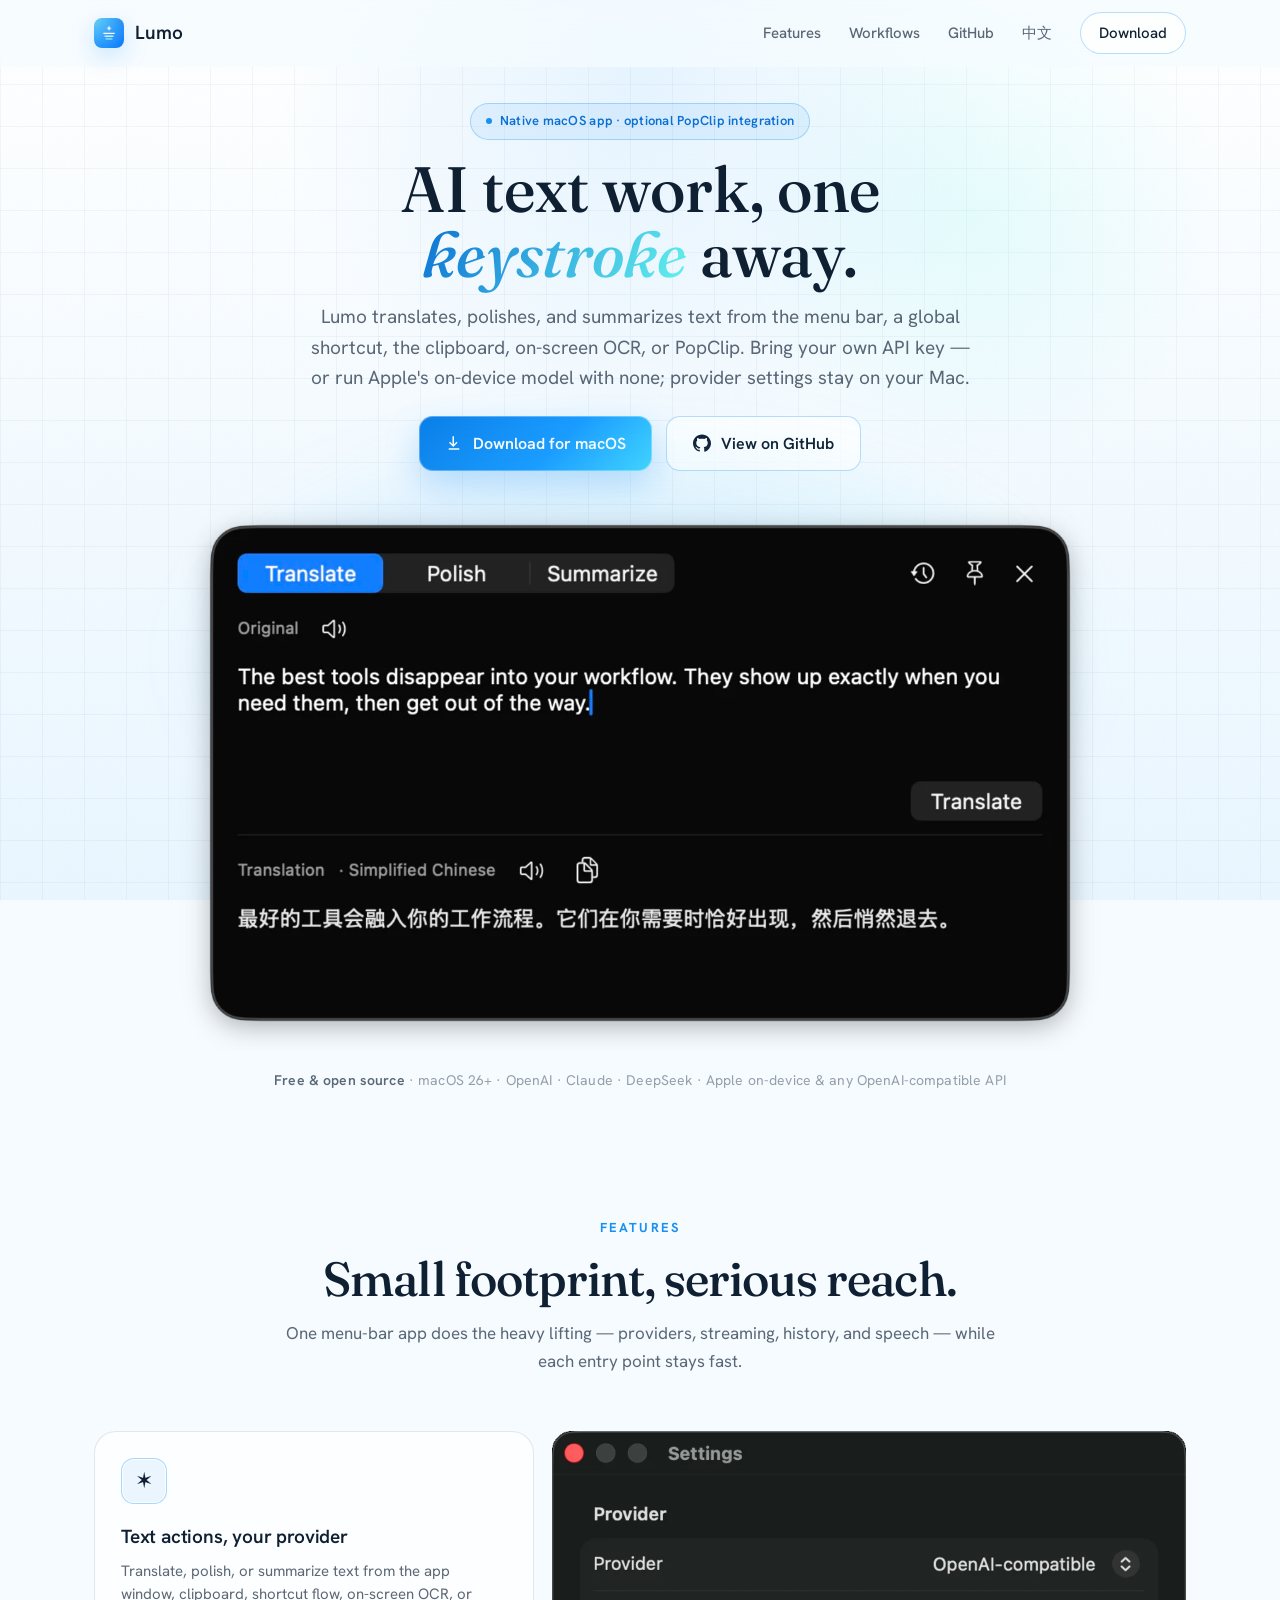
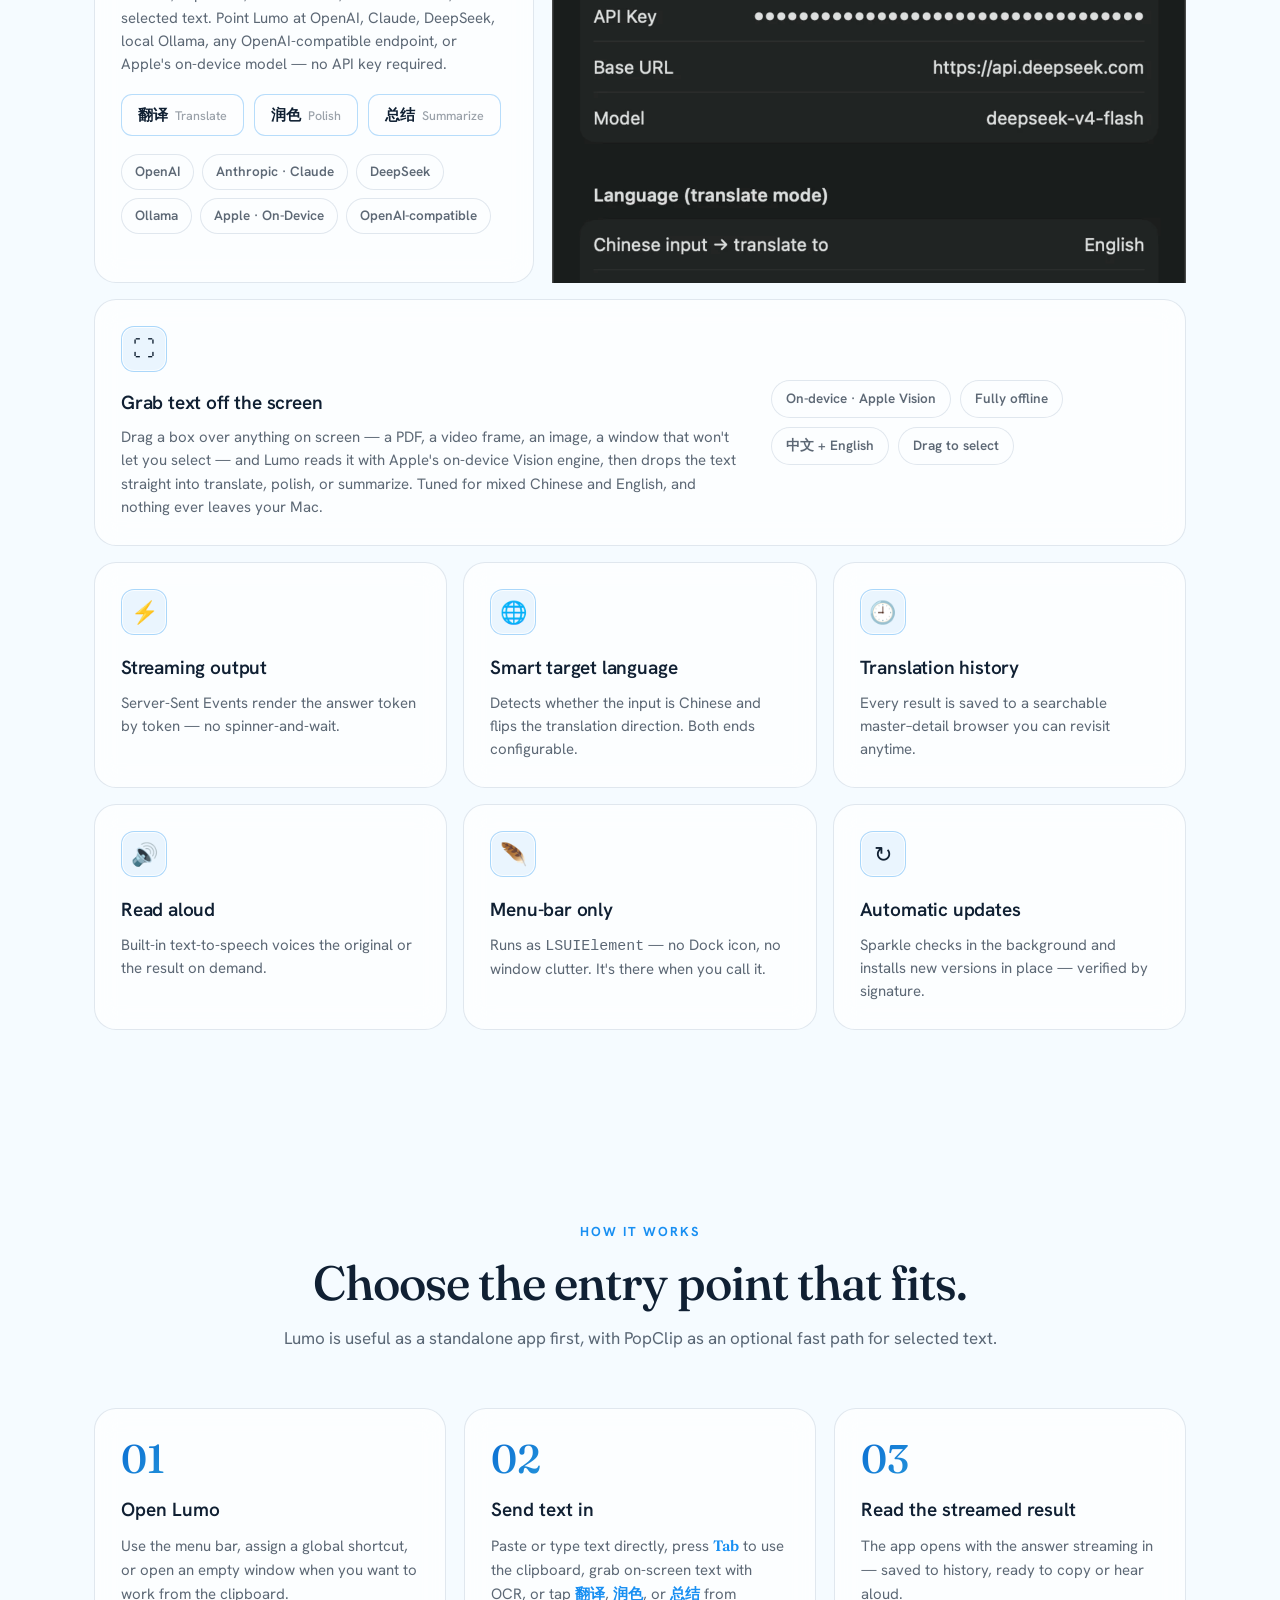
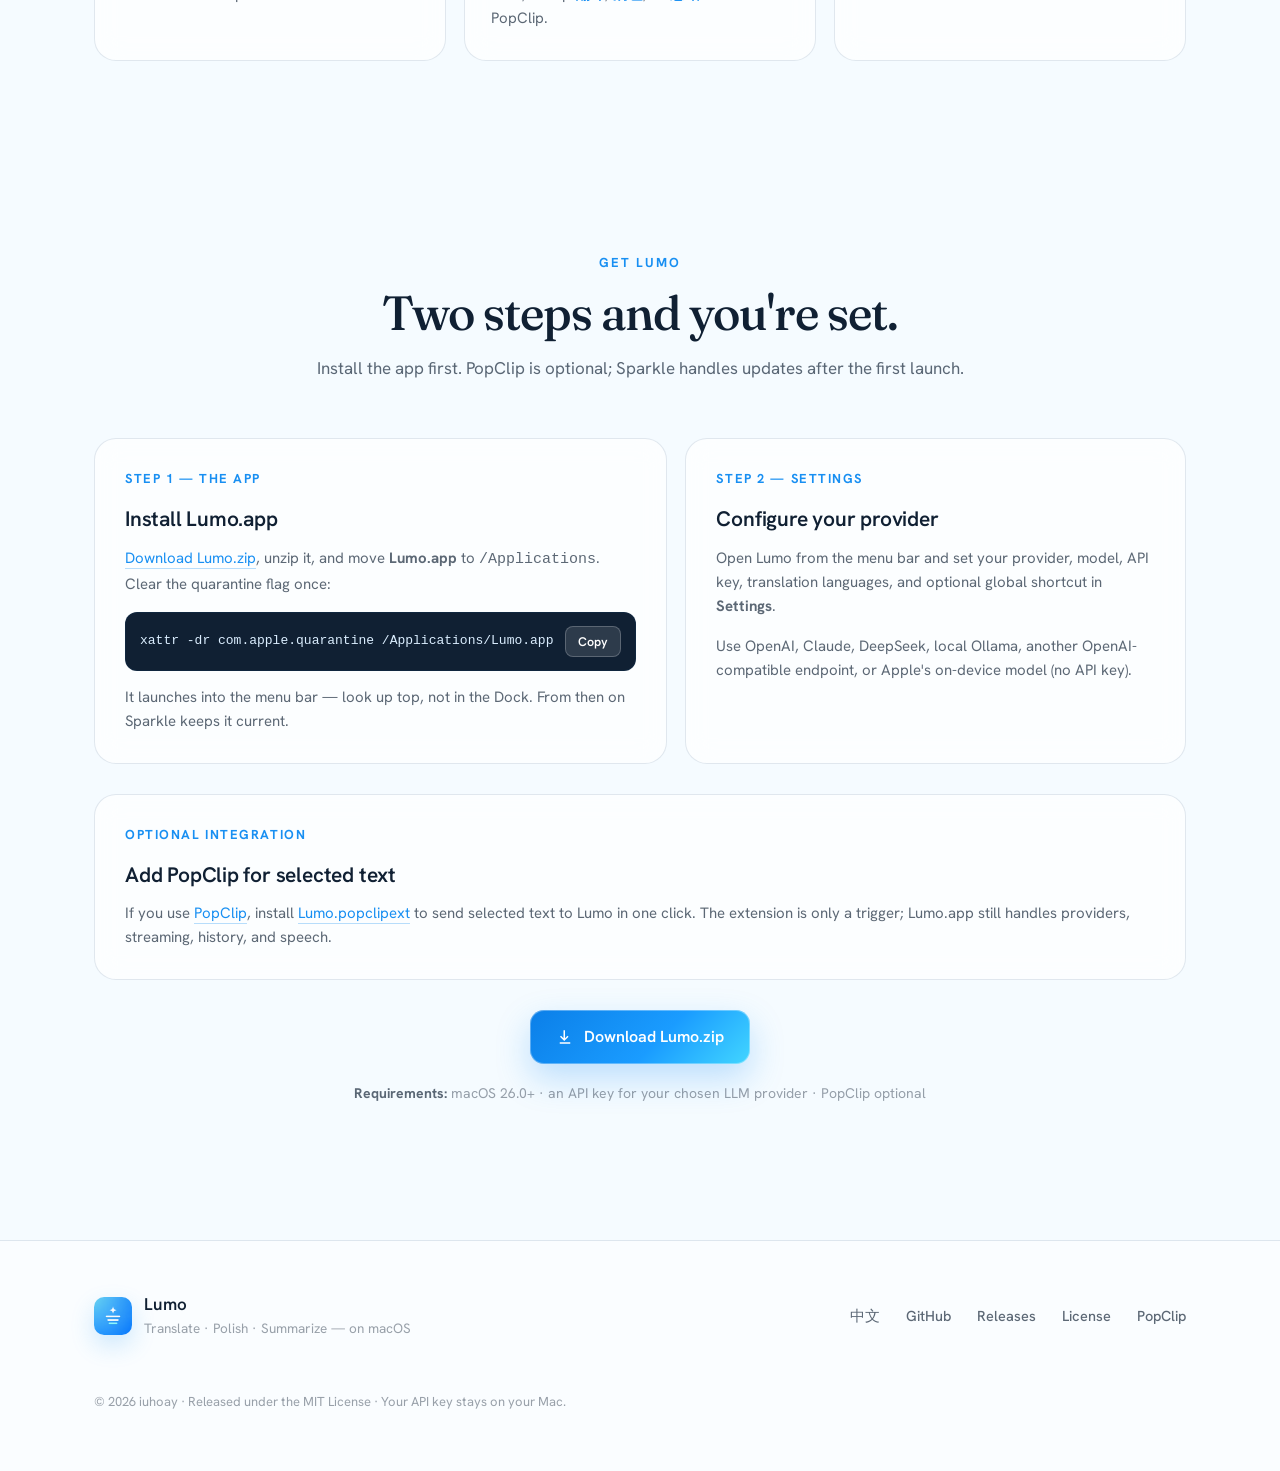
<file: docs/index.html>
<!DOCTYPE html>
<html lang="en">
<head>
  <meta charset="UTF-8" />
  <meta name="viewport" content="width=device-width, initial-scale=1.0" />
  <title>Lumo — Translate, polish & summarize any text on macOS</title>
  <meta name="description" content="Lumo is a native macOS text assistant for translating, polishing, and summarizing text from the menu bar, a global shortcut, the clipboard, on-screen OCR, or PopClip. Bring your own API key — or run Apple's on-device model with none. Free & open source." />

  <!-- Social preview -->
  <meta property="og:type" content="website" />
  <meta property="og:url" content="https://iuhoay.dev/lumo/" />
  <meta property="og:locale" content="en_US" />
  <meta property="og:locale:alternate" content="zh_CN" />
  <meta property="og:title" content="Lumo — Translate, polish & summarize any text on macOS" />
  <meta property="og:description" content="Translate, polish, and summarize text from anywhere on macOS. Use the menu bar, a global shortcut, clipboard input, on-screen OCR, or PopClip. Bring your own API key — or run Apple's on-device model with none." />
  <meta property="og:image" content="assets/banner.png" />
  <meta name="twitter:card" content="summary_large_image" />

  <link rel="icon" type="image/png" href="assets/icon.png" />
  <link rel="apple-touch-icon" href="assets/app-icon.png" />

  <!-- Canonical + language alternates -->
  <link rel="canonical" href="https://iuhoay.dev/lumo/" />
  <link rel="alternate" hreflang="en" href="https://iuhoay.dev/lumo/" />
  <link rel="alternate" hreflang="zh-Hans" href="https://iuhoay.dev/lumo/zh/" />
  <link rel="alternate" hreflang="x-default" href="https://iuhoay.dev/lumo/" />

  <!-- Fonts: Fraunces (luminous editorial serif, display) + Hanken Grotesk (body) -->
  <link rel="preconnect" href="https://fonts.googleapis.com" />
  <link rel="preconnect" href="https://fonts.gstatic.com" crossorigin />
  <link href="https://fonts.googleapis.com/css2?family=Fraunces:ital,opsz,wght@0,9..144,400;0,9..144,500;0,9..144,600;1,9..144,500&family=Hanken+Grotesk:wght@400;500;600;700&display=swap" rel="stylesheet" />

  <link rel="stylesheet" href="styles.css" />
</head>
<body>
  <div class="atmosphere"></div>
  <div class="grain"></div>

  <!-- NAV -->
  <header class="nav" id="nav">
    <div class="wrap nav-inner">
      <a class="brand" href="#top" style="text-decoration:none;color:inherit">
        <img src="assets/app-icon.png" alt="Lumo icon" />
        <span>Lumo</span>
      </a>
      <nav class="nav-links">
        <a href="#features">Features</a>
        <a href="#how">Workflows</a>
        <a href="https://github.com/iuhoay/lumo" target="_blank" rel="noopener">GitHub</a>
        <a href="zh/" hreflang="zh-Hans">中文</a>
        <a class="ghost-pill" href="#download">Download</a>
      </nav>
    </div>
  </header>

  <a id="top"></a>

  <!-- HERO -->
  <section class="hero wrap">
    <div class="pop p1"><span class="eyebrow"><span class="dot"></span> Native macOS app · optional PopClip integration</span></div>
    <h1 class="pop p2">AI text work, one <em>keystroke</em> away.</h1>
    <p class="lead pop p3">
      Lumo translates, polishes, and summarizes text from the menu bar, a global shortcut,
      the clipboard, on-screen OCR, or PopClip. Bring your own API key — or run Apple's
      on-device model with none; provider settings stay on your Mac.
    </p>
    <div class="cta-row pop p4">
      <a class="btn btn-primary" href="https://github.com/iuhoay/lumo/releases/latest/download/Lumo.zip">
        <svg viewBox="0 0 24 24" fill="currentColor"><path d="M12 3v10.6l3.3-3.3 1.4 1.4-5.7 5.7-5.7-5.7 1.4-1.4 3.3 3.3V3h2zM5 19h14v2H5z"/></svg>
        Download for macOS
      </a>
      <a class="btn btn-ghost" href="https://github.com/iuhoay/lumo" target="_blank" rel="noopener">
        <svg viewBox="0 0 24 24" fill="currentColor"><path d="M12 .5C5.37.5 0 5.78 0 12.29c0 5.21 3.44 9.63 8.21 11.19.6.11.82-.26.82-.57v-2c-3.34.72-4.04-1.59-4.04-1.59-.55-1.36-1.34-1.72-1.34-1.72-1.09-.73.08-.72.08-.72 1.2.08 1.84 1.22 1.84 1.22 1.07 1.8 2.81 1.28 3.5.98.1-.76.42-1.28.76-1.58-2.67-.3-5.47-1.31-5.47-5.83 0-1.29.47-2.34 1.24-3.16-.13-.3-.54-1.5.11-3.12 0 0 1.01-.32 3.3 1.21.96-.26 1.98-.39 3-.4 1.02.01 2.04.14 3 .4 2.29-1.53 3.3-1.21 3.3-1.21.65 1.62.24 2.82.12 3.12.77.82 1.23 1.87 1.23 3.16 0 4.53-2.81 5.53-5.49 5.82.43.37.81 1.1.81 2.22v3.29c0 .31.22.69.83.57C20.57 21.92 24 17.5 24 12.29 24 5.78 18.63.5 12 .5z"/></svg>
        View on GitHub
      </a>
    </div>
    <div class="screenshot-stage pop p5">
      <div class="screenshot-glow"></div>
      <div class="screenshot-frame">
        <img src="assets/app-window.webp" alt="Lumo translating a short English paragraph into Simplified Chinese in the native macOS app window" loading="eager" />
      </div>
    </div>
    <p class="meta pop p6"><b>Free &amp; open source</b> · macOS 26+ · OpenAI · Claude · DeepSeek · Apple on-device &amp; any OpenAI-compatible API</p>
  </section>

  <!-- FEATURES -->
  <section id="features">
    <div class="wrap">
      <div class="sec-head reveal">
        <div class="kicker">Features</div>
        <h2>Small footprint, serious reach.</h2>
        <p>One menu-bar app does the heavy lifting — providers, streaming, history, and speech — while each entry point stays fast.</p>
      </div>

      <div class="workflow-panel">
        <div class="card reveal">
          <div class="ic">✶</div>
          <h3>Text actions, your provider</h3>
          <p>Translate, polish, or summarize text from the app window, clipboard, shortcut flow, on-screen OCR, or selected text. Point Lumo at OpenAI, Claude, DeepSeek, local Ollama, any OpenAI-compatible endpoint, or Apple's on-device model — no API key required.</p>
          <div class="glyphs">
            <span>翻译<small>Translate</small></span>
            <span>润色<small>Polish</small></span>
            <span>总结<small>Summarize</small></span>
          </div>
          <div class="providers">
            <span>OpenAI</span><span>Anthropic · Claude</span><span>DeepSeek</span><span>Ollama</span><span>Apple · On-Device</span><span>OpenAI-compatible</span>
          </div>
        </div>
        <div class="settings-showcase reveal d1">
          <img src="assets/settings.webp" alt="Lumo settings showing OpenAI-compatible provider, masked API key, DeepSeek base URL, model, and translation language options" loading="lazy" />
        </div>
      </div>

      <div class="bento">

        <div class="card feat-ocr reveal">
          <div class="ocr-copy">
            <div class="ic">⛶</div>
            <h3>Grab text off the screen</h3>
            <p>Drag a box over anything on screen — a PDF, a video frame, an image, a window that won't let you select — and Lumo reads it with Apple's on-device Vision engine, then drops the text straight into translate, polish, or summarize. Tuned for mixed Chinese and English, and nothing ever leaves your Mac.</p>
          </div>
          <div class="ocr-tags">
            <span>On-device · Apple Vision</span>
            <span>Fully offline</span>
            <span>中文 + English</span>
            <span>Drag to select</span>
          </div>
        </div>

        <div class="card wide-2 reveal">
          <div class="ic">⚡</div>
          <h3>Streaming output</h3>
          <p>Server-Sent Events render the answer token by token — no spinner-and-wait.</p>
        </div>
        <div class="card wide-2 reveal d1">
          <div class="ic">🌐</div>
          <h3>Smart target language</h3>
          <p>Detects whether the input is Chinese and flips the translation direction. Both ends configurable.</p>
        </div>
        <div class="card wide-2 reveal d2">
          <div class="ic">🕘</div>
          <h3>Translation history</h3>
          <p>Every result is saved to a searchable master–detail browser you can revisit anytime.</p>
        </div>

        <div class="card wide-2 reveal">
          <div class="ic">🔊</div>
          <h3>Read aloud</h3>
          <p>Built-in text-to-speech voices the original or the result on demand.</p>
        </div>
        <div class="card wide-2 reveal d1">
          <div class="ic">🪶</div>
          <h3>Menu-bar only</h3>
          <p>Runs as <code>LSUIElement</code> — no Dock icon, no window clutter. It's there when you call it.</p>
        </div>
        <div class="card wide-2 reveal d2">
          <div class="ic">↻</div>
          <h3>Automatic updates</h3>
          <p>Sparkle checks in the background and installs new versions in place — verified by signature.</p>
        </div>
      </div>
    </div>
  </section>

  <!-- HOW IT WORKS -->
  <section id="how">
    <div class="wrap">
      <div class="sec-head reveal">
        <div class="kicker">How it works</div>
        <h2>Choose the entry point that fits.</h2>
        <p>Lumo is useful as a standalone app first, with PopClip as an optional fast path for selected text.</p>
      </div>
      <div class="steps">
        <div class="step reveal">
          <div class="n">01</div>
          <h3>Open Lumo</h3>
          <p>Use the menu bar, assign a global shortcut, or open an empty window when you want to work from the clipboard.</p>
        </div>
        <div class="step reveal d1">
          <div class="n">02</div>
          <h3>Send text in</h3>
          <p>Paste or type text directly, press <span class="cn">Tab</span> to use the clipboard, grab on-screen text with OCR, or tap <span class="cn">翻译</span>, <span class="cn">润色</span>, or <span class="cn">总结</span> from PopClip.</p>
        </div>
        <div class="step reveal d2">
          <div class="n">03</div>
          <h3>Read the streamed result</h3>
          <p>The app opens with the answer streaming in — saved to history, ready to copy or hear aloud.</p>
        </div>
      </div>
    </div>
  </section>

  <!-- DOWNLOAD -->
  <section id="download">
    <div class="wrap">
      <div class="sec-head reveal">
        <div class="kicker">Get Lumo</div>
        <h2>Two steps and you're set.</h2>
        <p>Install the app first. PopClip is optional; Sparkle handles updates after the first launch.</p>
      </div>

      <div class="install-grid">
        <div class="install-card reveal">
          <div class="tag">Step 1 — The app</div>
          <h3>Install Lumo.app</h3>
          <p><a class="inline" href="https://github.com/iuhoay/lumo/releases/latest/download/Lumo.zip">Download Lumo.zip</a>, unzip it, and move <b>Lumo.app</b> to <code>/Applications</code>. Clear the quarantine flag once:</p>
          <div class="term">
            <code id="xattr-cmd">xattr -dr com.apple.quarantine /Applications/Lumo.app</code>
            <button id="copyBtn" type="button">Copy</button>
          </div>
          <p>It launches into the menu bar — look up top, not in the Dock. From then on Sparkle keeps it current.</p>
        </div>

        <div class="install-card reveal d1">
          <div class="tag">Step 2 — Settings</div>
          <h3>Configure your provider</h3>
          <p>Open Lumo from the menu bar and set your provider, model, API key, translation languages, and optional global shortcut in <b>Settings</b>.</p>
          <p>Use OpenAI, Claude, DeepSeek, local Ollama, another OpenAI-compatible endpoint, or Apple's on-device model (no API key).</p>
        </div>
      </div>

      <div class="install-card reveal d2">
        <div class="tag">Optional integration</div>
        <h3>Add PopClip for selected text</h3>
        <p>If you use <a class="inline" href="https://pilotmoon.com/popclip/" target="_blank" rel="noopener">PopClip</a>, install <a class="inline" href="https://github.com/iuhoay/lumo/tree/main/Lumo.popclipext" target="_blank" rel="noopener">Lumo.popclipext</a> to send selected text to Lumo in one click. The extension is only a trigger; Lumo.app still handles providers, streaming, history, and speech.</p>
      </div>

      <div class="dl-final reveal d2">
        <a class="btn btn-primary" href="https://github.com/iuhoay/lumo/releases/latest/download/Lumo.zip">
          <svg viewBox="0 0 24 24" fill="currentColor"><path d="M12 3v10.6l3.3-3.3 1.4 1.4-5.7 5.7-5.7-5.7 1.4-1.4 3.3 3.3V3h2zM5 19h14v2H5z"/></svg>
          Download Lumo.zip
        </a>
        <p class="req"><b>Requirements:</b> macOS 26.0+ · an API key for your chosen LLM provider · PopClip optional</p>
      </div>
    </div>
  </section>

  <!-- FOOTER -->
  <footer>
    <div class="wrap foot-inner">
      <div class="foot-brand">
        <img src="assets/app-icon.png" alt="Lumo icon" />
        <div>
          <div class="t">Lumo</div>
          <div class="s">Translate · Polish · Summarize — on macOS</div>
        </div>
      </div>
      <nav class="foot-links">
        <a href="zh/" hreflang="zh-Hans">中文</a>
        <a href="https://github.com/iuhoay/lumo" target="_blank" rel="noopener">GitHub</a>
        <a href="https://github.com/iuhoay/lumo/releases" target="_blank" rel="noopener">Releases</a>
        <a href="https://github.com/iuhoay/lumo/blob/main/LICENSE" target="_blank" rel="noopener">License</a>
        <a href="https://pilotmoon.com/popclip/" target="_blank" rel="noopener">PopClip</a>
      </nav>
      <div class="copyright">© <span id="year">2026</span> iuhoay · Released under the MIT License · Your API key stays on your Mac.</div>
    </div>
  </footer>

  <script>
    // Nav border on scroll
    const nav = document.getElementById('nav');
    const onScroll = () => nav.classList.toggle('scrolled', window.scrollY > 12);
    onScroll();
    window.addEventListener('scroll', onScroll, { passive: true });

    // Scroll reveal
    const io = new IntersectionObserver((entries) => {
      entries.forEach((e) => { if (e.isIntersecting) { e.target.classList.add('in'); io.unobserve(e.target); } });
    }, { threshold: 0.14 });
    document.querySelectorAll('.reveal').forEach((el) => io.observe(el));

    // Pointer-tracking spotlight on feature cards
    document.querySelectorAll('.card').forEach((card) => {
      card.addEventListener('pointermove', (ev) => {
        const r = card.getBoundingClientRect();
        card.style.setProperty('--mx', (ev.clientX - r.left) + 'px');
        card.style.setProperty('--my', (ev.clientY - r.top) + 'px');
      });
    });

    // Copy the quarantine command
    const copyBtn = document.getElementById('copyBtn');
    copyBtn.addEventListener('click', async () => {
      try {
        await navigator.clipboard.writeText(document.getElementById('xattr-cmd').textContent.trim());
        copyBtn.textContent = 'Copied ✓';
        setTimeout(() => (copyBtn.textContent = 'Copy'), 1600);
      } catch (_) { copyBtn.textContent = 'Press ⌘C'; }
    });

    // Year (Date is fine in the browser at view time)
    document.getElementById('year').textContent = new Date().getFullYear();
  </script>
</body>
</html>
</file>
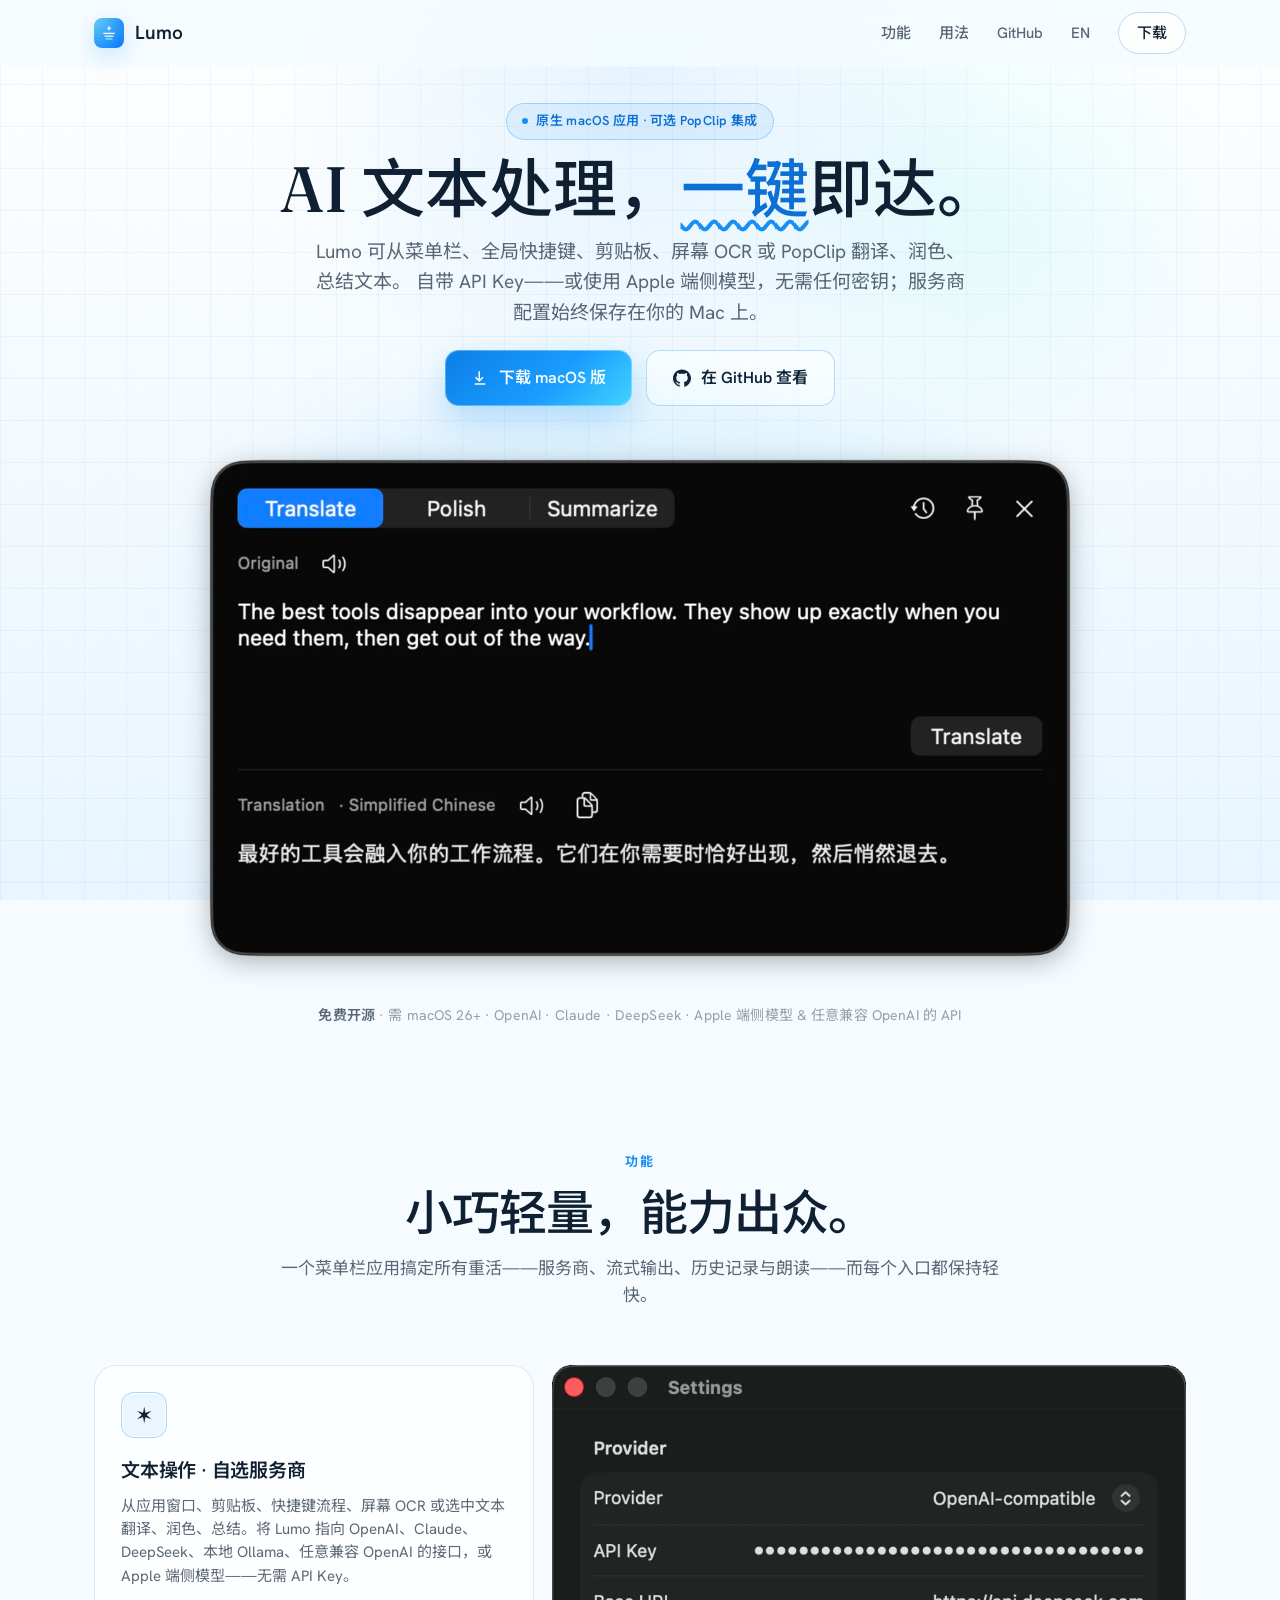
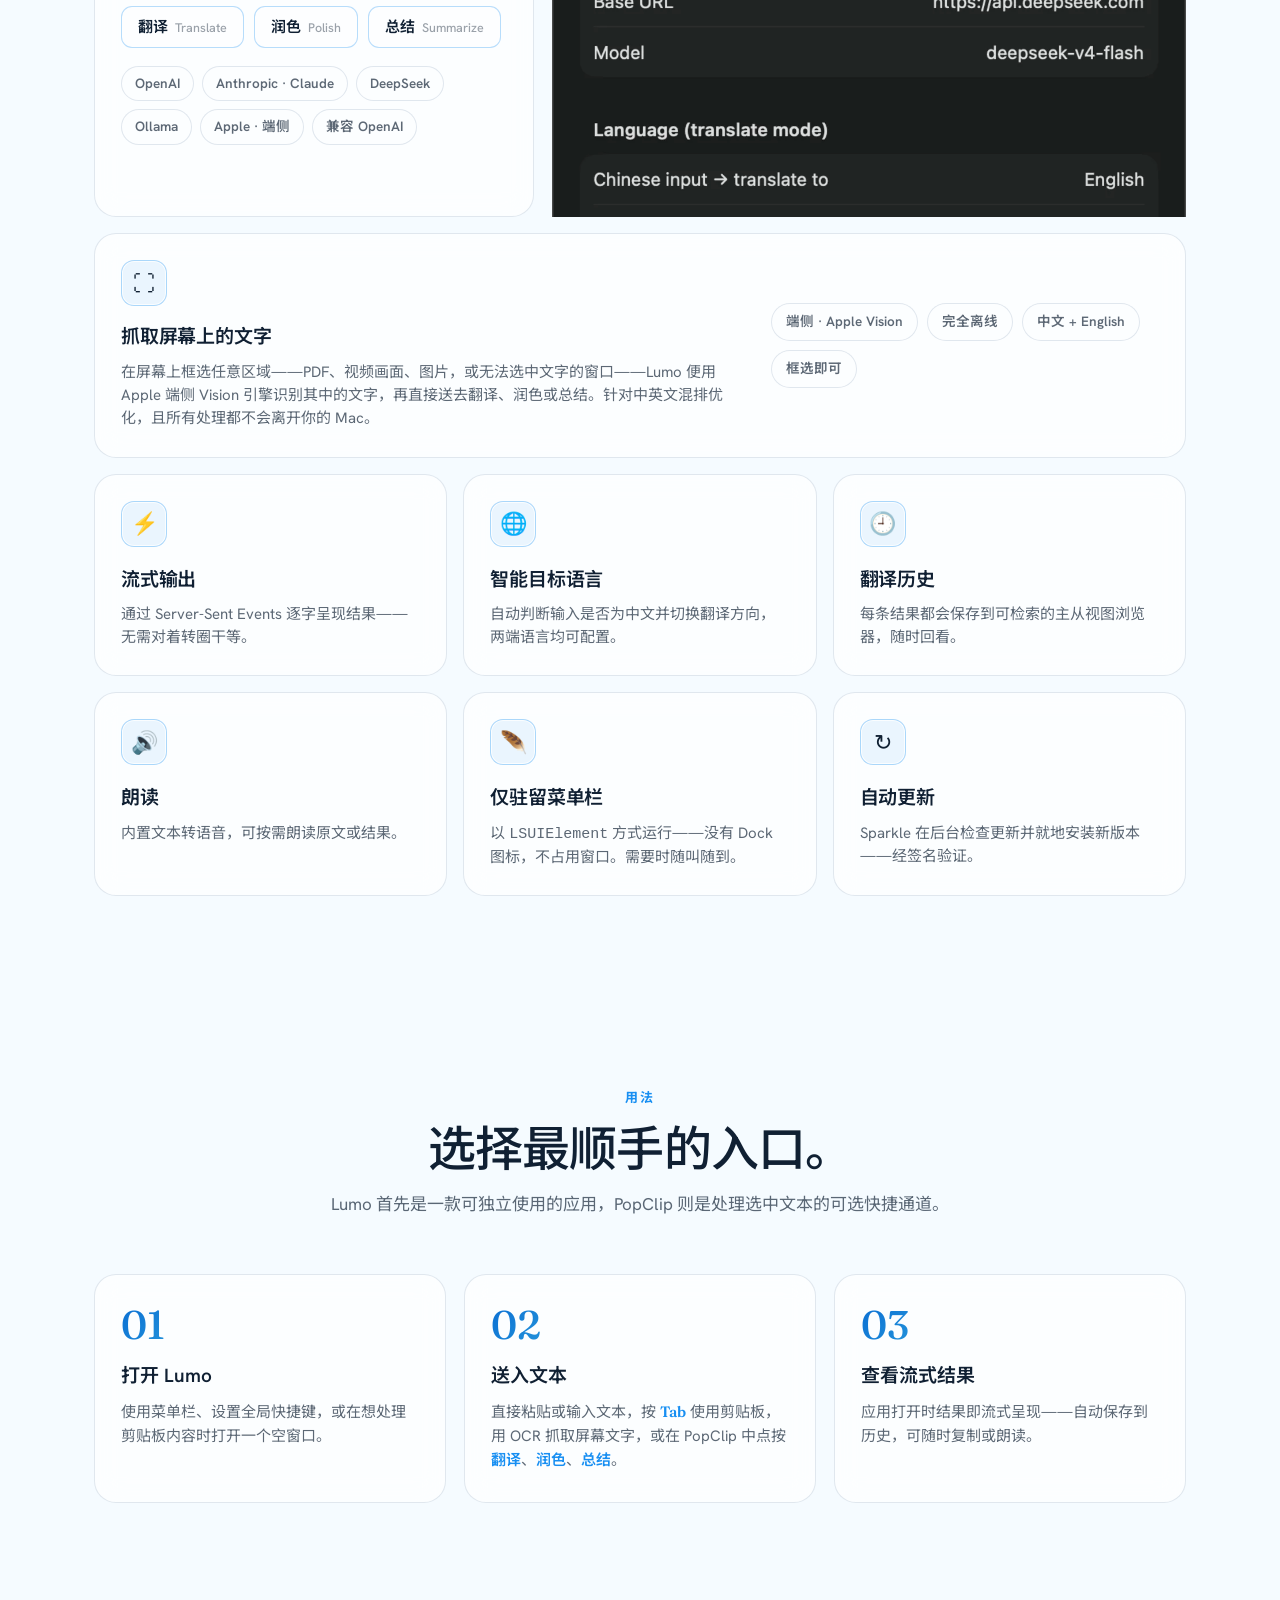
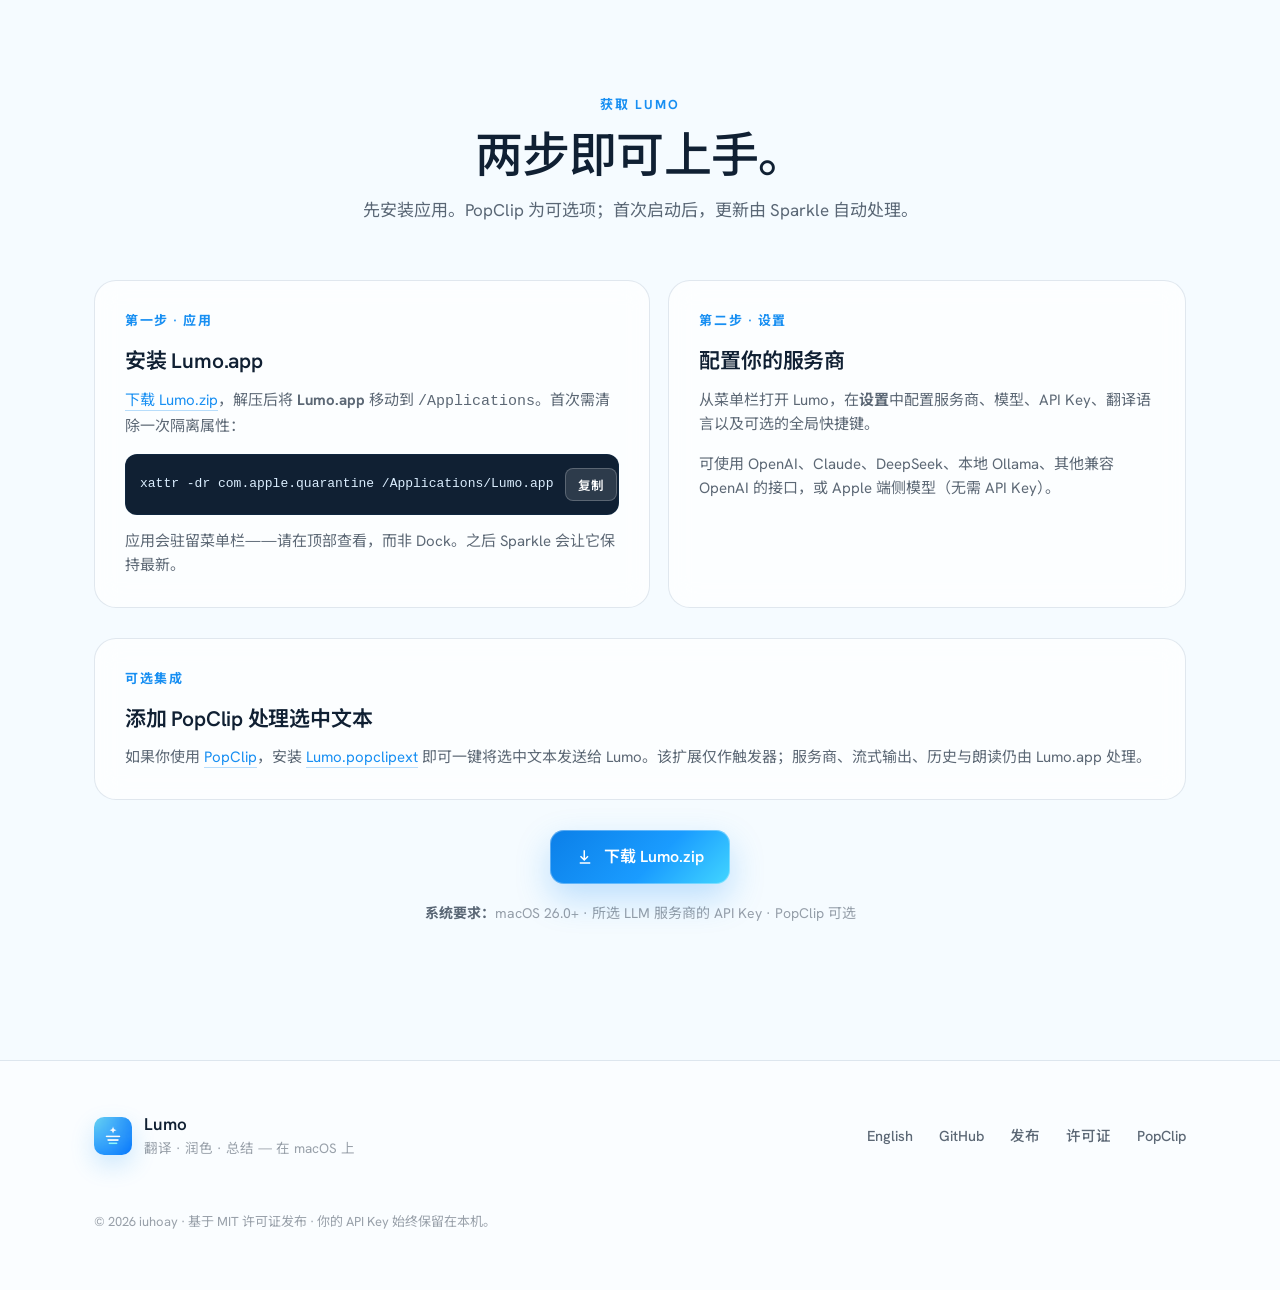
<file: docs/zh/index.html>
<!DOCTYPE html>
<html lang="zh-Hans">
<head>
  <meta charset="UTF-8" />
  <meta name="viewport" content="width=device-width, initial-scale=1.0" />
  <title>Lumo — 在 macOS 上翻译、润色、总结任意文本</title>
  <meta name="description" content="Lumo 是一款原生 macOS 文本助手，可从菜单栏、全局快捷键、剪贴板、屏幕 OCR 或 PopClip 翻译、润色、总结文本。自带 API Key——或使用 Apple 端侧模型，无需任何密钥。免费且开源。" />

  <!-- Canonical + language alternates -->
  <link rel="canonical" href="https://iuhoay.dev/lumo/zh/" />
  <link rel="alternate" hreflang="en" href="https://iuhoay.dev/lumo/" />
  <link rel="alternate" hreflang="zh-Hans" href="https://iuhoay.dev/lumo/zh/" />
  <link rel="alternate" hreflang="x-default" href="https://iuhoay.dev/lumo/" />

  <!-- Social preview -->
  <meta property="og:type" content="website" />
  <meta property="og:url" content="https://iuhoay.dev/lumo/zh/" />
  <meta property="og:locale" content="zh_CN" />
  <meta property="og:locale:alternate" content="en_US" />
  <meta property="og:title" content="Lumo — 在 macOS 上翻译、润色、总结任意文本" />
  <meta property="og:description" content="在 macOS 上随处翻译、润色、总结文本。可使用菜单栏、全局快捷键、剪贴板、屏幕 OCR 或 PopClip。自带 API Key——或使用 Apple 端侧模型，无需任何密钥。" />
  <meta property="og:image" content="https://iuhoay.dev/lumo/assets/banner.png" />
  <meta name="twitter:card" content="summary_large_image" />

  <link rel="icon" type="image/png" href="../assets/icon.png" />
  <link rel="apple-touch-icon" href="../assets/app-icon.png" />

  <!-- Fonts: Fraunces (luminous editorial serif, display) + Hanken Grotesk (body) -->
  <link rel="preconnect" href="https://fonts.googleapis.com" />
  <link rel="preconnect" href="https://fonts.gstatic.com" crossorigin />
  <link href="https://fonts.googleapis.com/css2?family=Fraunces:ital,opsz,wght@0,9..144,400;0,9..144,500;0,9..144,600;1,9..144,500&family=Hanken+Grotesk:wght@400;500;600;700&display=swap" rel="stylesheet" />
  <!-- Simplified Chinese glyphs (this page only; Latin stays Fraunces/Hanken) -->
  <link href="https://fonts.googleapis.com/css2?family=Noto+Sans+SC:wght@400;500;600;700&display=swap" rel="stylesheet" />

  <link rel="stylesheet" href="../styles.css" />
</head>
<body>
  <div class="atmosphere"></div>
  <div class="grain"></div>

  <!-- NAV -->
  <header class="nav" id="nav">
    <div class="wrap nav-inner">
      <a class="brand" href="#top" style="text-decoration:none;color:inherit">
        <img src="../assets/app-icon.png" alt="Lumo 图标" />
        <span>Lumo</span>
      </a>
      <nav class="nav-links">
        <a href="#features">功能</a>
        <a href="#how">用法</a>
        <a href="https://github.com/iuhoay/lumo" target="_blank" rel="noopener">GitHub</a>
        <a href="../" hreflang="en">EN</a>
        <a class="ghost-pill" href="#download">下载</a>
      </nav>
    </div>
  </header>

  <a id="top"></a>

  <!-- HERO -->
  <section class="hero wrap">
    <div class="pop p1"><span class="eyebrow"><span class="dot"></span> 原生 macOS 应用 · 可选 PopClip 集成</span></div>
    <h1 class="pop p2">AI 文本处理，<em>一键</em>即达。</h1>
    <p class="lead pop p3">
      Lumo 可从菜单栏、全局快捷键、剪贴板、屏幕 OCR 或 PopClip 翻译、润色、总结文本。
      自带 API Key——或使用 Apple 端侧模型，无需任何密钥；服务商配置始终保存在你的 Mac 上。
    </p>
    <div class="cta-row pop p4">
      <a class="btn btn-primary" href="https://github.com/iuhoay/lumo/releases/latest/download/Lumo.zip">
        <svg viewBox="0 0 24 24" fill="currentColor"><path d="M12 3v10.6l3.3-3.3 1.4 1.4-5.7 5.7-5.7-5.7 1.4-1.4 3.3 3.3V3h2zM5 19h14v2H5z"/></svg>
        下载 macOS 版
      </a>
      <a class="btn btn-ghost" href="https://github.com/iuhoay/lumo" target="_blank" rel="noopener">
        <svg viewBox="0 0 24 24" fill="currentColor"><path d="M12 .5C5.37.5 0 5.78 0 12.29c0 5.21 3.44 9.63 8.21 11.19.6.11.82-.26.82-.57v-2c-3.34.72-4.04-1.59-4.04-1.59-.55-1.36-1.34-1.72-1.34-1.72-1.09-.73.08-.72.08-.72 1.2.08 1.84 1.22 1.84 1.22 1.07 1.8 2.81 1.28 3.5.98.1-.76.42-1.28.76-1.58-2.67-.3-5.47-1.31-5.47-5.83 0-1.29.47-2.34 1.24-3.16-.13-.3-.54-1.5.11-3.12 0 0 1.01-.32 3.3 1.21.96-.26 1.98-.39 3-.4 1.02.01 2.04.14 3 .4 2.29-1.53 3.3-1.21 3.3-1.21.65 1.62.24 2.82.12 3.12.77.82 1.23 1.87 1.23 3.16 0 4.53-2.81 5.53-5.49 5.82.43.37.81 1.1.81 2.22v3.29c0 .31.22.69.83.57C20.57 21.92 24 17.5 24 12.29 24 5.78 18.63.5 12 .5z"/></svg>
        在 GitHub 查看
      </a>
    </div>
    <div class="screenshot-stage pop p5">
      <div class="screenshot-glow"></div>
      <div class="screenshot-frame">
        <img src="../assets/app-window.webp" alt="Lumo 正在原生 macOS 应用窗口中将一段英文翻译为简体中文" loading="eager" />
      </div>
    </div>
    <p class="meta pop p6"><b>免费开源</b> · 需 macOS 26+ · OpenAI · Claude · DeepSeek · Apple 端侧模型 &amp; 任意兼容 OpenAI 的 API</p>
  </section>

  <!-- FEATURES -->
  <section id="features">
    <div class="wrap">
      <div class="sec-head reveal">
        <div class="kicker">功能</div>
        <h2>小巧轻量，能力出众。</h2>
        <p>一个菜单栏应用搞定所有重活——服务商、流式输出、历史记录与朗读——而每个入口都保持轻快。</p>
      </div>

      <div class="workflow-panel">
        <div class="card reveal">
          <div class="ic">✶</div>
          <h3>文本操作 · 自选服务商</h3>
          <p>从应用窗口、剪贴板、快捷键流程、屏幕 OCR 或选中文本翻译、润色、总结。将 Lumo 指向 OpenAI、Claude、DeepSeek、本地 Ollama、任意兼容 OpenAI 的接口，或 Apple 端侧模型——无需 API Key。</p>
          <div class="glyphs">
            <span>翻译<small>Translate</small></span>
            <span>润色<small>Polish</small></span>
            <span>总结<small>Summarize</small></span>
          </div>
          <div class="providers">
            <span>OpenAI</span><span>Anthropic · Claude</span><span>DeepSeek</span><span>Ollama</span><span>Apple · 端侧</span><span>兼容 OpenAI</span>
          </div>
        </div>
        <div class="settings-showcase reveal d1">
          <img src="../assets/settings.webp" alt="Lumo 设置界面，显示兼容 OpenAI 的服务商、隐藏的 API Key、DeepSeek Base URL、模型与翻译语言选项" loading="lazy" />
        </div>
      </div>

      <div class="bento">

        <div class="card feat-ocr reveal">
          <div class="ocr-copy">
            <div class="ic">⛶</div>
            <h3>抓取屏幕上的文字</h3>
            <p>在屏幕上框选任意区域——PDF、视频画面、图片，或无法选中文字的窗口——Lumo 便用 Apple 端侧 Vision 引擎识别其中的文字，再直接送去翻译、润色或总结。针对中英文混排优化，且所有处理都不会离开你的 Mac。</p>
          </div>
          <div class="ocr-tags">
            <span>端侧 · Apple Vision</span>
            <span>完全离线</span>
            <span>中文 + English</span>
            <span>框选即可</span>
          </div>
        </div>

        <div class="card wide-2 reveal">
          <div class="ic">⚡</div>
          <h3>流式输出</h3>
          <p>通过 Server-Sent Events 逐字呈现结果——无需对着转圈干等。</p>
        </div>
        <div class="card wide-2 reveal d1">
          <div class="ic">🌐</div>
          <h3>智能目标语言</h3>
          <p>自动判断输入是否为中文并切换翻译方向，两端语言均可配置。</p>
        </div>
        <div class="card wide-2 reveal d2">
          <div class="ic">🕘</div>
          <h3>翻译历史</h3>
          <p>每条结果都会保存到可检索的主从视图浏览器，随时回看。</p>
        </div>

        <div class="card wide-2 reveal">
          <div class="ic">🔊</div>
          <h3>朗读</h3>
          <p>内置文本转语音，可按需朗读原文或结果。</p>
        </div>
        <div class="card wide-2 reveal d1">
          <div class="ic">🪶</div>
          <h3>仅驻留菜单栏</h3>
          <p>以 <code>LSUIElement</code> 方式运行——没有 Dock 图标，不占用窗口。需要时随叫随到。</p>
        </div>
        <div class="card wide-2 reveal d2">
          <div class="ic">↻</div>
          <h3>自动更新</h3>
          <p>Sparkle 在后台检查更新并就地安装新版本——经签名验证。</p>
        </div>
      </div>
    </div>
  </section>

  <!-- HOW IT WORKS -->
  <section id="how">
    <div class="wrap">
      <div class="sec-head reveal">
        <div class="kicker">用法</div>
        <h2>选择最顺手的入口。</h2>
        <p>Lumo 首先是一款可独立使用的应用，PopClip 则是处理选中文本的可选快捷通道。</p>
      </div>
      <div class="steps">
        <div class="step reveal">
          <div class="n">01</div>
          <h3>打开 Lumo</h3>
          <p>使用菜单栏、设置全局快捷键，或在想处理剪贴板内容时打开一个空窗口。</p>
        </div>
        <div class="step reveal d1">
          <div class="n">02</div>
          <h3>送入文本</h3>
          <p>直接粘贴或输入文本，按 <span class="cn">Tab</span> 使用剪贴板，用 OCR 抓取屏幕文字，或在 PopClip 中点按 <span class="cn">翻译</span>、<span class="cn">润色</span>、<span class="cn">总结</span>。</p>
        </div>
        <div class="step reveal d2">
          <div class="n">03</div>
          <h3>查看流式结果</h3>
          <p>应用打开时结果即流式呈现——自动保存到历史，可随时复制或朗读。</p>
        </div>
      </div>
    </div>
  </section>

  <!-- DOWNLOAD -->
  <section id="download">
    <div class="wrap">
      <div class="sec-head reveal">
        <div class="kicker">获取 Lumo</div>
        <h2>两步即可上手。</h2>
        <p>先安装应用。PopClip 为可选项；首次启动后，更新由 Sparkle 自动处理。</p>
      </div>

      <div class="install-grid">
        <div class="install-card reveal">
          <div class="tag">第一步 · 应用</div>
          <h3>安装 Lumo.app</h3>
          <p><a class="inline" href="https://github.com/iuhoay/lumo/releases/latest/download/Lumo.zip">下载 Lumo.zip</a>，解压后将 <b>Lumo.app</b> 移动到 <code>/Applications</code>。首次需清除一次隔离属性：</p>
          <div class="term">
            <code id="xattr-cmd">xattr -dr com.apple.quarantine /Applications/Lumo.app</code>
            <button id="copyBtn" type="button">复制</button>
          </div>
          <p>应用会驻留菜单栏——请在顶部查看，而非 Dock。之后 Sparkle 会让它保持最新。</p>
        </div>

        <div class="install-card reveal d1">
          <div class="tag">第二步 · 设置</div>
          <h3>配置你的服务商</h3>
          <p>从菜单栏打开 Lumo，在<b>设置</b>中配置服务商、模型、API Key、翻译语言以及可选的全局快捷键。</p>
          <p>可使用 OpenAI、Claude、DeepSeek、本地 Ollama、其他兼容 OpenAI 的接口，或 Apple 端侧模型（无需 API Key）。</p>
        </div>
      </div>

      <div class="install-card reveal d2">
        <div class="tag">可选集成</div>
        <h3>添加 PopClip 处理选中文本</h3>
        <p>如果你使用 <a class="inline" href="https://pilotmoon.com/popclip/" target="_blank" rel="noopener">PopClip</a>，安装 <a class="inline" href="https://github.com/iuhoay/lumo/tree/main/Lumo.popclipext" target="_blank" rel="noopener">Lumo.popclipext</a> 即可一键将选中文本发送给 Lumo。该扩展仅作触发器；服务商、流式输出、历史与朗读仍由 Lumo.app 处理。</p>
      </div>

      <div class="dl-final reveal d2">
        <a class="btn btn-primary" href="https://github.com/iuhoay/lumo/releases/latest/download/Lumo.zip">
          <svg viewBox="0 0 24 24" fill="currentColor"><path d="M12 3v10.6l3.3-3.3 1.4 1.4-5.7 5.7-5.7-5.7 1.4-1.4 3.3 3.3V3h2zM5 19h14v2H5z"/></svg>
          下载 Lumo.zip
        </a>
        <p class="req"><b>系统要求：</b>macOS 26.0+ · 所选 LLM 服务商的 API Key · PopClip 可选</p>
      </div>
    </div>
  </section>

  <!-- FOOTER -->
  <footer>
    <div class="wrap foot-inner">
      <div class="foot-brand">
        <img src="../assets/app-icon.png" alt="Lumo 图标" />
        <div>
          <div class="t">Lumo</div>
          <div class="s">翻译 · 润色 · 总结 — 在 macOS 上</div>
        </div>
      </div>
      <nav class="foot-links">
        <a href="../" hreflang="en">English</a>
        <a href="https://github.com/iuhoay/lumo" target="_blank" rel="noopener">GitHub</a>
        <a href="https://github.com/iuhoay/lumo/releases" target="_blank" rel="noopener">发布</a>
        <a href="https://github.com/iuhoay/lumo/blob/main/LICENSE" target="_blank" rel="noopener">许可证</a>
        <a href="https://pilotmoon.com/popclip/" target="_blank" rel="noopener">PopClip</a>
      </nav>
      <div class="copyright">© <span id="year">2026</span> iuhoay · 基于 MIT 许可证发布 · 你的 API Key 始终保留在本机。</div>
    </div>
  </footer>

  <script>
    // Nav border on scroll
    const nav = document.getElementById('nav');
    const onScroll = () => nav.classList.toggle('scrolled', window.scrollY > 12);
    onScroll();
    window.addEventListener('scroll', onScroll, { passive: true });

    // Scroll reveal
    const io = new IntersectionObserver((entries) => {
      entries.forEach((e) => { if (e.isIntersecting) { e.target.classList.add('in'); io.unobserve(e.target); } });
    }, { threshold: 0.14 });
    document.querySelectorAll('.reveal').forEach((el) => io.observe(el));

    // Pointer-tracking spotlight on feature cards
    document.querySelectorAll('.card').forEach((card) => {
      card.addEventListener('pointermove', (ev) => {
        const r = card.getBoundingClientRect();
        card.style.setProperty('--mx', (ev.clientX - r.left) + 'px');
        card.style.setProperty('--my', (ev.clientY - r.top) + 'px');
      });
    });

    // Copy the quarantine command
    const copyBtn = document.getElementById('copyBtn');
    copyBtn.addEventListener('click', async () => {
      try {
        await navigator.clipboard.writeText(document.getElementById('xattr-cmd').textContent.trim());
        copyBtn.textContent = '已复制 ✓';
        setTimeout(() => (copyBtn.textContent = '复制'), 1600);
      } catch (_) { copyBtn.textContent = '请按 ⌘C'; }
    });

    // Year (Date is fine in the browser at view time)
    document.getElementById('year').textContent = new Date().getFullYear();
  </script>
</body>
</html>
</file>
<file: docs/styles.css>
/* Shared styles for the Lumo landing pages (en + zh-Hans).
   Linked by docs/index.html and docs/zh/index.html — edit here, not inline. */

:root {
  --bg-0: #f5fbff;
  --bg-1: #e9f6ff;
  --violet: #188ff2;
  --violet-deep: #0b6fd3;
  --magenta: #54d8ff;
  --blue: #1a9cff;
  --cyan: #64f4ee;
  --ink: #102033;
  --dim: rgba(16, 32, 51, 0.68);
  --faint: rgba(16, 32, 51, 0.42);
  --glass: rgba(255, 255, 255, 0.72);
  --glass-2: rgba(255, 255, 255, 0.92);
  --line: rgba(16, 64, 112, 0.12);
  --line-bright: rgba(24, 143, 242, 0.30);
  --display: "Fraunces", "Iowan Old Style", Georgia, serif;
  --body: "Hanken Grotesk", -apple-system, BlinkMacSystemFont, sans-serif;
  --mono: ui-monospace, "SF Mono", "JetBrains Mono", Menlo, monospace;
  --radius: 22px;
  --maxw: 1140px;
}

/* Simplified Chinese page (docs/zh/): Latin keeps Fraunces/Hanken, CJK glyphs
   use Noto Sans SC — the webfont is loaded only in docs/zh/index.html's <head>,
   so the English page never downloads it. */
html[lang="zh-Hans"] {
  --display: "Fraunces", "Noto Sans SC", "Iowan Old Style", Georgia, serif;
  --body: "Hanken Grotesk", "Noto Sans SC", -apple-system, BlinkMacSystemFont, sans-serif;
}

/* Italic reads poorly in CJK (no true italic — the browser fakes a slant), so
   the hero's emphasized word gets a brand-blue wavy underline here instead of
   the gradient italic the English page uses. */
html[lang="zh-Hans"] .hero h1 em {
  font-style: normal;
  background: none;
  -webkit-background-clip: border-box;
  background-clip: border-box;
  -webkit-text-fill-color: currentColor;
  color: var(--violet-deep);
  text-decoration: underline wavy var(--violet);
  text-decoration-thickness: 0.06em;
  text-underline-offset: 0.12em;
}

/* The 16ch cap is tuned for the English wording; Chinese glyphs are wider, so it
   forced an awkward mid-phrase wrap (一键即 / 达。). Let the Chinese headline take
   its natural width — one line on desktop, wraps per-character on small screens. */
html[lang="zh-Hans"] .hero h1 {
  max-width: none;
}

* { box-sizing: border-box; margin: 0; padding: 0; }

html { scroll-behavior: smooth; -webkit-text-size-adjust: 100%; }

body {
  font-family: var(--body);
  background: var(--bg-0);
  color: var(--ink);
  line-height: 1.6;
  overflow-x: hidden;
  -webkit-font-smoothing: antialiased;
  text-rendering: optimizeLegibility;
}

/* ---- Atmosphere: quiet macOS utility surface with subtle structure ---- */
.atmosphere {
  position: fixed;
  inset: 0;
  z-index: -2;
  background:
    radial-gradient(760px circle at 50% 8%, rgba(26, 156, 255, 0.10), transparent 48%),
    radial-gradient(520px circle at 76% 24%, rgba(100, 244, 238, 0.14), transparent 48%),
    linear-gradient(rgba(16, 64, 112, 0.045) 1px, transparent 1px),
    linear-gradient(90deg, rgba(16, 64, 112, 0.045) 1px, transparent 1px),
    linear-gradient(180deg, #ffffff 0%, var(--bg-0) 44%, var(--bg-1) 100%);
  background-size: auto, auto, 42px 42px, 42px 42px, auto;
}
/* fine grain overlay for premium depth */
.grain {
  position: fixed; inset: 0; z-index: -1; pointer-events: none; opacity: 0.018;
  background-image: url("data:image/svg+xml,%3Csvg xmlns='http://www.w3.org/2000/svg' width='160' height='160'%3E%3Cfilter id='n'%3E%3CfeTurbulence type='fractalNoise' baseFrequency='0.85' numOctaves='3'/%3E%3C/filter%3E%3Crect width='100%25' height='100%25' filter='url(%23n)'/%3E%3C/svg%3E");
}

/* ---------------- Layout ---------------- */
.wrap { width: 100%; max-width: var(--maxw); margin: 0 auto; padding: 0 24px; }

/* ---------------- Nav ---------------- */
header.nav {
  position: sticky; top: 0; z-index: 50;
  backdrop-filter: blur(18px) saturate(150%);
  -webkit-backdrop-filter: blur(18px) saturate(150%);
  background: rgba(245, 251, 255, 0.78);
  border-bottom: 1px solid transparent;
  transition: border-color 0.4s ease, background 0.4s ease;
}
header.nav.scrolled { border-bottom-color: var(--line); background: rgba(255, 255, 255, 0.88); }
.nav-inner { display: flex; align-items: center; justify-content: space-between; height: 66px; }
.brand { display: flex; align-items: center; gap: 11px; font-weight: 600; font-size: 19px; letter-spacing: 0; }
.brand img { width: 30px; height: 30px; border-radius: 8px; box-shadow: 0 8px 24px rgba(24, 143, 242, 0.22); }
.nav-links { display: flex; align-items: center; gap: 28px; }
.nav-links a { color: var(--dim); text-decoration: none; font-size: 15px; font-weight: 500; transition: color 0.2s; }
.nav-links a:hover { color: var(--ink); }
.nav-links .ghost-pill {
  color: var(--ink); border: 1px solid var(--line-bright); padding: 8px 18px; border-radius: 999px;
  background: var(--glass); transition: all 0.25s;
}
.nav-links .ghost-pill:hover { background: var(--glass-2); box-shadow: 0 10px 26px rgba(24, 143, 242, 0.18); }
@media (max-width: 720px) { .nav-links a:not(.ghost-pill) { display: none; } }

/* ---------------- Hero ---------------- */
.hero { position: relative; text-align: center; padding: 36px 0 30px; }
.eyebrow {
  display: inline-flex; align-items: center; gap: 8px;
  font-size: 13px; font-weight: 600; letter-spacing: 0.02em; color: var(--violet-deep);
  background: rgba(24, 143, 242, 0.08); border: 1px solid var(--line-bright);
  padding: 7px 15px; border-radius: 999px; margin-bottom: 16px;
}
.eyebrow .dot { width: 6px; height: 6px; border-radius: 50%; background: var(--violet); }

.hero h1 {
  font-family: var(--display); font-weight: 500; font-optical-sizing: auto;
  font-size: clamp(38px, 6vw, 64px); line-height: 1.02; letter-spacing: 0;
  margin: 0 auto 16px; max-width: 16ch;
}
.hero h1 em {
  font-style: italic; font-weight: 500;
  background: linear-gradient(120deg, var(--violet-deep) 0%, var(--cyan) 100%);
  -webkit-background-clip: text; background-clip: text; -webkit-text-fill-color: transparent;
}
.hero p.lead {
  font-size: clamp(16px, 2vw, 19px); color: var(--dim); max-width: 60ch; margin: 0 auto 22px; font-weight: 400;
}

.cta-row { display: flex; gap: 14px; justify-content: center; flex-wrap: wrap; margin-bottom: 22px; }
.btn {
  display: inline-flex; align-items: center; gap: 10px; font-family: var(--body);
  font-size: 16px; font-weight: 600; text-decoration: none; padding: 14px 26px; border-radius: 14px;
  transition: transform 0.2s ease, box-shadow 0.3s ease, background 0.3s ease; cursor: pointer; border: none;
}
.btn svg { width: 18px; height: 18px; }
.btn-primary {
  color: #ffffff;
  background: linear-gradient(135deg, #0b7fe8 0%, #1a9cff 58%, #42d6ff 100%);
  box-shadow: 0 14px 34px rgba(24, 143, 242, 0.26), 0 0 0 1px rgba(255,255,255,0.32) inset;
}
.btn-primary:hover { transform: translateY(-2px); background: linear-gradient(135deg, #0872d0 0%, #168cf0 56%, #64f4ee 100%); box-shadow: 0 16px 38px rgba(24, 143, 242, 0.32), 0 0 0 1px rgba(255,255,255,0.36) inset; }
.btn-ghost { color: var(--ink); background: var(--glass); border: 1px solid var(--line-bright); }
.btn-ghost:hover { transform: translateY(-2px); background: var(--glass-2); box-shadow: 0 12px 30px rgba(24, 143, 242, 0.14); }

.hero .meta { font-size: 14px; color: var(--faint); letter-spacing: 0.01em; margin-top: 18px; }
.hero .meta b { color: var(--dim); font-weight: 600; }

/* app screenshots */
.screenshot-stage { margin-top: 24px; position: relative; }
.screenshot-glow {
  position: absolute; inset: -6% 14% auto 14%; height: 70%; z-index: -1; border-radius: 50%;
  background: linear-gradient(135deg, rgba(26, 156, 255, 0.13), rgba(100, 244, 238, 0.10)); filter: blur(44px);
}
.screenshot-frame {
  position: relative; max-width: 920px; margin: 0 auto;
}
.screenshot-frame img { width: 100%; display: block; }

/* ---------------- Section scaffolding ---------------- */
section { padding: 96px 0; position: relative; }
.sec-head { text-align: center; max-width: 720px; margin: 0 auto 56px; }
.sec-head .kicker {
  font-size: 13px; font-weight: 700; letter-spacing: 0.16em; text-transform: uppercase;
  color: var(--violet); margin-bottom: 14px;
}
.sec-head h2 {
  font-family: var(--display); font-weight: 500; font-size: clamp(30px, 4.6vw, 48px);
  line-height: 1.08; letter-spacing: -0.02em;
}
.sec-head p { color: var(--dim); font-size: 17px; margin-top: 16px; }

/* ---------------- Bento feature grid ---------------- */
.bento { display: grid; grid-template-columns: repeat(6, 1fr); gap: 16px; }
.card {
  position: relative; border-radius: var(--radius); padding: 26px;
  background: var(--glass); border: 1px solid var(--line);
  backdrop-filter: blur(14px); -webkit-backdrop-filter: blur(14px);
  overflow: hidden; transition: transform 0.3s ease, border-color 0.3s ease, background 0.3s ease;
}
/* pointer-tracking spotlight */
.card::before {
  content: ""; position: absolute; inset: 0; opacity: 0; transition: opacity 0.3s; pointer-events: none;
  background: radial-gradient(360px circle at var(--mx, 50%) var(--my, 50%), rgba(26, 156, 255, 0.11), transparent 60%);
}
.card:hover { transform: translateY(-4px); border-color: var(--line-bright); background: var(--glass-2); }
.card:hover::before { opacity: 1; }
.card .ic {
  width: 46px; height: 46px; border-radius: 13px; display: grid; place-items: center; font-size: 22px;
  margin-bottom: 18px; background: rgba(24, 143, 242, 0.08); border: 1px solid var(--line-bright);
  box-shadow: inset 0 0 0 1px rgba(255,255,255,0.76);
}
.card h3 { font-size: 19px; font-weight: 600; letter-spacing: -0.01em; margin-bottom: 8px; }
.card p { font-size: 15px; color: var(--dim); line-height: 1.55; }

.card.feat-actions { grid-column: span 3; }
.card.feat-providers { grid-column: span 3; }
.workflow-panel {
  display: grid; grid-template-columns: minmax(0, 0.82fr) minmax(360px, 1.18fr);
  gap: 18px; margin-bottom: 16px;
}
.workflow-panel .card { min-height: 100%; }
.settings-showcase {
  max-height: 480px; overflow: hidden;
}
.settings-showcase img { width: 100%; height: 100%; max-height: 452px; display: block; object-fit: cover; object-position: top center; }
.card.wide-2 { grid-column: span 2; }
/* full-width OCR highlight leading the bento */
.card.feat-ocr {
  grid-column: span 6;
  display: grid; grid-template-columns: minmax(0, 1.6fr) minmax(240px, 1fr);
  gap: 30px; align-items: center;
}
.feat-ocr .ocr-copy .ic { margin-bottom: 16px; }
.feat-ocr .ocr-tags { display: flex; gap: 9px; flex-wrap: wrap; }
.feat-ocr .ocr-tags span {
  font-size: 13.5px; font-weight: 600; padding: 7px 14px; border-radius: 999px; color: var(--dim);
  background: rgba(255,255,255,0.04); border: 1px solid var(--line);
}
@media (max-width: 900px) { .workflow-panel { grid-template-columns: 1fr; } }
@media (max-width: 860px) { .bento { grid-template-columns: repeat(2, 1fr); }
  .card.feat-actions, .card.feat-providers, .card.wide-2 { grid-column: span 2; }
  .card.feat-ocr { grid-column: span 2; grid-template-columns: 1fr; gap: 20px; } }
@media (max-width: 540px) { .bento { grid-template-columns: 1fr; }
  .card.feat-actions, .card.feat-providers, .card.wide-2, .card.feat-ocr { grid-column: span 1; } }

/* action glyph chips */
.glyphs { display: flex; gap: 10px; margin-top: 18px; flex-wrap: wrap; }
.glyphs span {
  font-family: var(--display); font-size: 15px; font-weight: 600; padding: 8px 16px; border-radius: 11px;
  background: rgba(255,255,255,0.05); border: 1px solid var(--line-bright); color: var(--ink);
}
.glyphs span small { color: var(--faint); font-family: var(--body); font-weight: 500; margin-left: 7px; }
/* provider chips */
.providers { display: flex; gap: 8px; margin-top: 18px; flex-wrap: wrap; }
.providers span {
  font-size: 13.5px; font-weight: 600; padding: 6px 13px; border-radius: 999px; color: var(--dim);
  background: rgba(255,255,255,0.04); border: 1px solid var(--line);
}
/* ---------------- How it works ---------------- */
.steps { display: grid; grid-template-columns: repeat(3, 1fr); gap: 18px; }
.step { position: relative; padding: 30px 26px; border-radius: var(--radius);
  background: var(--glass); border: 1px solid var(--line); backdrop-filter: blur(14px); -webkit-backdrop-filter: blur(14px); }
.step .n {
  font-family: var(--display); font-size: 40px; font-weight: 500; line-height: 1;
  background: linear-gradient(135deg, var(--violet-deep), var(--cyan));
  -webkit-background-clip: text; background-clip: text; -webkit-text-fill-color: transparent; margin-bottom: 16px;
}
.step h3 { font-size: 19px; font-weight: 600; margin-bottom: 8px; }
.step p { color: var(--dim); font-size: 15px; }
.step .cn { font-family: var(--display); color: var(--violet); font-weight: 600; }
@media (max-width: 760px) { .steps { grid-template-columns: 1fr; } }

/* ---------------- Download ---------------- */
.install-grid { display: grid; grid-template-columns: 1fr 1fr; gap: 18px; margin-bottom: 30px; }
@media (max-width: 760px) { .install-grid { grid-template-columns: 1fr; } }
.install-card { padding: 30px; border-radius: var(--radius); background: var(--glass);
  border: 1px solid var(--line); backdrop-filter: blur(14px); -webkit-backdrop-filter: blur(14px); }
.install-card .tag { font-size: 13px; font-weight: 700; letter-spacing: 0.12em; text-transform: uppercase; color: var(--violet); margin-bottom: 12px; }
.install-card h3 { font-size: 21px; font-weight: 600; margin-bottom: 10px; letter-spacing: -0.01em; }
.install-card p { color: var(--dim); font-size: 15px; margin-bottom: 16px; }
.install-card p:last-child { margin-bottom: 0; }
.install-card a.inline { color: var(--violet); text-decoration: none; border-bottom: 1px solid var(--line-bright); }
.install-card a.inline:hover { color: var(--cyan); }

.term {
  display: flex; align-items: center; gap: 12px; justify-content: space-between;
  font-family: var(--mono); font-size: 13px; color: #dbeeff;
  background: #102033; border: 1px solid rgba(16, 64, 112, 0.20); border-radius: 12px; padding: 13px 14px;
  margin: 14px 0; overflow-x: auto;
}
.term code { white-space: nowrap; }
.term button {
  flex: none; font-family: var(--body); font-size: 12.5px; font-weight: 600; color: #ffffff;
  background: rgba(255,255,255,0.12); border: 1px solid rgba(255,255,255,0.22); border-radius: 8px;
  padding: 6px 12px; cursor: pointer; transition: all 0.2s;
}
.term button:hover { background: rgba(255,255,255,0.20); }

.dl-final { text-align: center; margin-top: 30px; }
.dl-final .req { margin-top: 18px; font-size: 14px; color: var(--faint); }
.dl-final .req b { color: var(--dim); }

/* ---------------- Footer ---------------- */
footer {
  border-top: 1px solid var(--line); padding: 50px 0 60px; margin-top: 40px;
  background: rgba(255,255,255,0.48);
}
.foot-inner { display: flex; align-items: center; justify-content: space-between; gap: 24px; flex-wrap: wrap; }
.foot-brand { display: flex; align-items: center; gap: 12px; }
.foot-brand img { width: 38px; height: 38px; border-radius: 10px; box-shadow: 0 10px 24px rgba(24, 143, 242, 0.20); }
.foot-brand .t { font-weight: 600; font-size: 17px; }
.foot-brand .s { font-size: 13.5px; color: var(--faint); }
.foot-links { display: flex; gap: 26px; }
.foot-links a { color: var(--dim); text-decoration: none; font-size: 14.5px; font-weight: 500; transition: color 0.2s; }
.foot-links a:hover { color: var(--ink); }
.copyright { width: 100%; margin-top: 28px; font-size: 13px; color: var(--faint); }

/* ---------------- Scroll reveal ---------------- */
.reveal { opacity: 0; transform: translateY(26px); transition: opacity 0.7s cubic-bezier(.2,.7,.2,1), transform 0.7s cubic-bezier(.2,.7,.2,1); }
.reveal.in { opacity: 1; transform: none; }
.reveal.d1 { transition-delay: 0.08s; } .reveal.d2 { transition-delay: 0.16s; }
.reveal.d3 { transition-delay: 0.24s; } .reveal.d4 { transition-delay: 0.32s; }

/* hero load stagger */
.pop { opacity: 0; transform: translateY(20px); animation: pop 0.85s cubic-bezier(.2,.7,.2,1) forwards; }
@keyframes pop { to { opacity: 1; transform: none; } }
.pop.p1 { animation-delay: 0.05s; } .pop.p2 { animation-delay: 0.18s; }
.pop.p3 { animation-delay: 0.31s; } .pop.p4 { animation-delay: 0.44s; }
.pop.p5 { animation-delay: 0.57s; } .pop.p6 { animation-delay: 0.7s; }

/* ---------------- Small-screen optimization ---------------- */
@media (max-width: 600px) {
  .wrap { padding: 0 18px; }
  section { padding: 72px 0; }
  .sec-head { margin-bottom: 40px; }

  /* hero: tighten vertical rhythm; .hero is also .wrap, and this shorthand
     would zero its 18px gutter, so restore the left/right padding here */
  .hero { padding: 52px 18px; }
  .eyebrow { font-size: 12px; padding: 6px 13px; margin-bottom: 22px; }
  .hero h1 { margin-bottom: 20px; }
  .hero p.lead { margin-bottom: 30px; }

  /* CTAs stack full-width so they're easy thumb targets */
  .cta-row { flex-direction: column; align-items: stretch; gap: 12px; }
  .btn { justify-content: center; width: 100%; padding: 15px 22px; }

  .screenshot-stage { margin-top: 40px; }

  /* cards: trim padding and gaps to reclaim width */
  .bento, .steps, .install-grid { gap: 12px; }
  .card { padding: 22px; }
  .step { padding: 26px 22px; }
  .install-card { padding: 24px; }

  /* let the long quarantine command wrap instead of clipping */
  .term { flex-direction: column; align-items: stretch; gap: 10px; }
  .term code { white-space: normal; word-break: break-all; }
  .term button { align-self: flex-end; }

  /* footer stacks instead of scattering across the row */
  .foot-inner { flex-direction: column; align-items: flex-start; gap: 20px; }
  .foot-links { flex-wrap: wrap; gap: 18px 22px; }
  .copyright { margin-top: 4px; }
}

@media (prefers-reduced-motion: reduce) {
  *, *::before, *::after { animation: none !important; transition: none !important; }
  .reveal { opacity: 1; transform: none; } .pop { opacity: 1; transform: none; }
}
</file>
